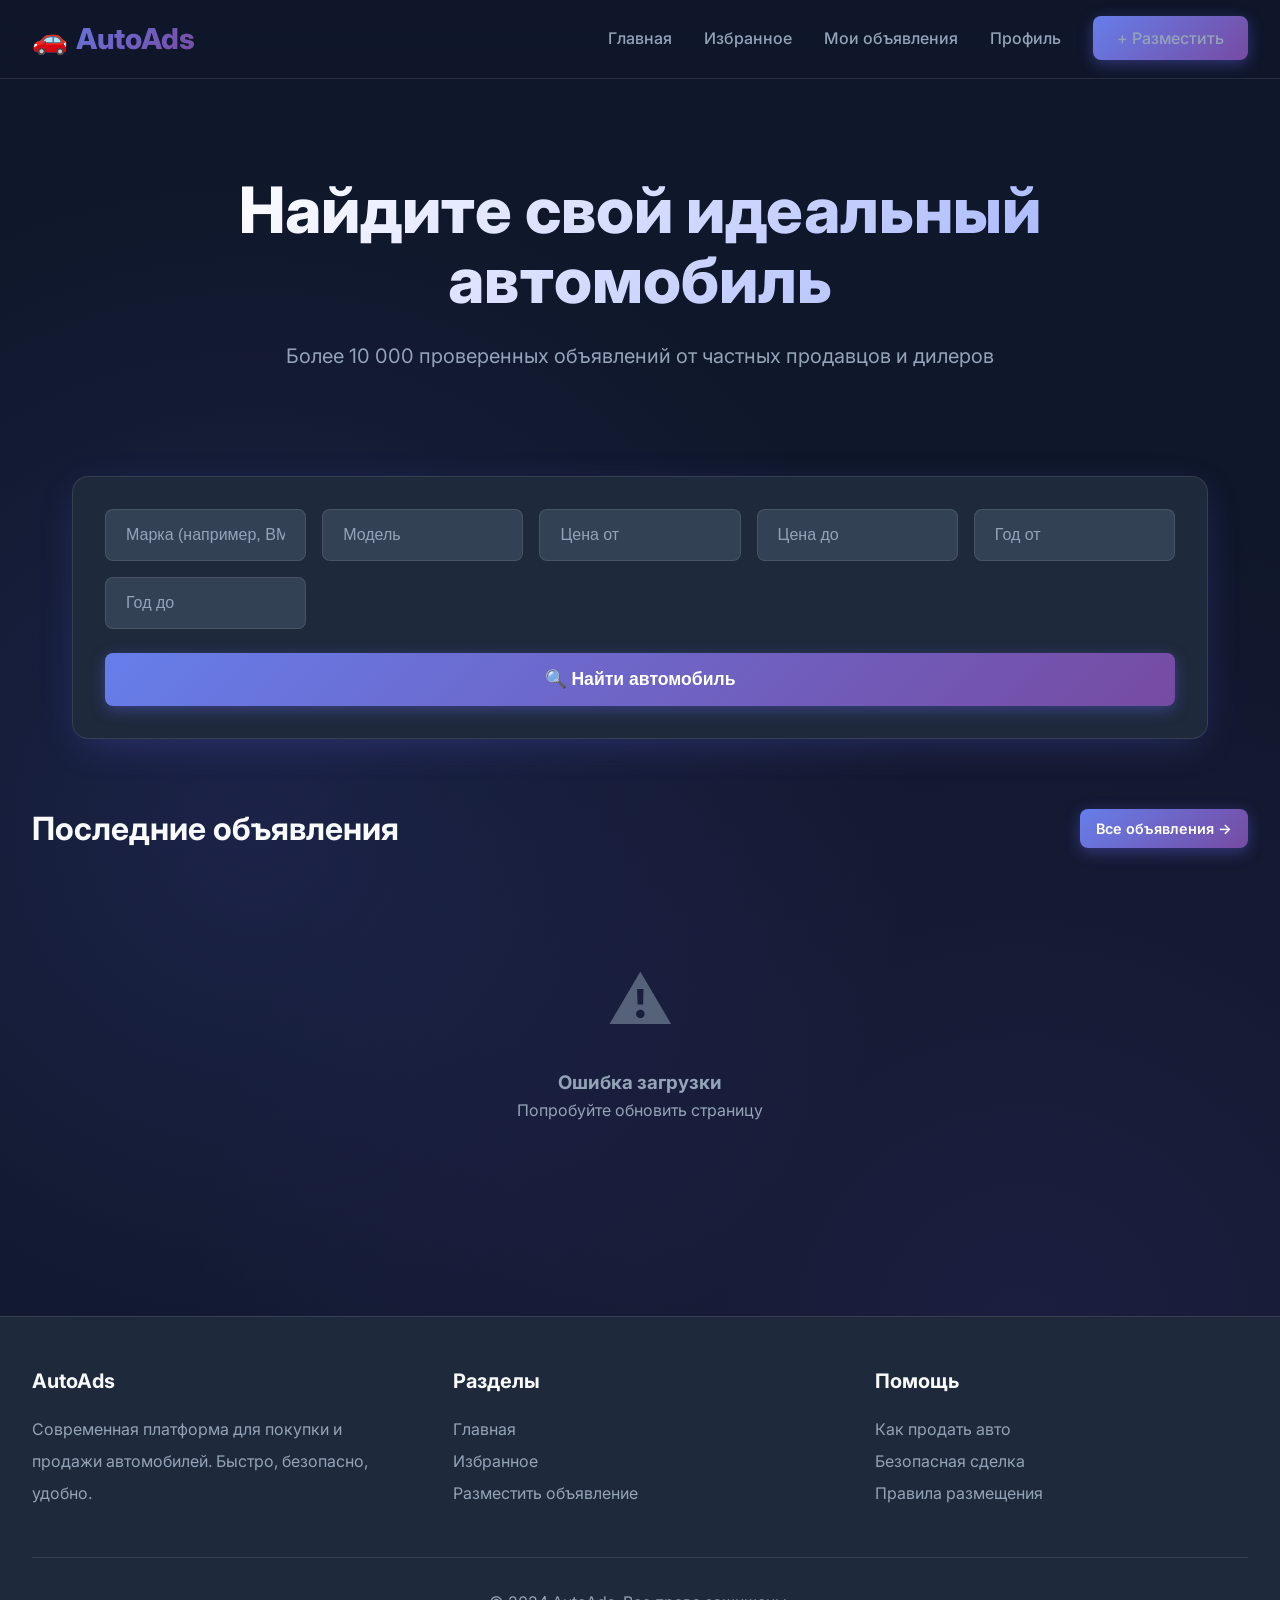
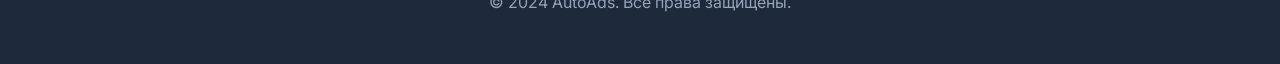
<file: web/index.html>
<!DOCTYPE html>
<html lang="ru">
<head>
    <meta charset="UTF-8">
    <meta name="viewport" content="width=device-width, initial-scale=1.0">
    <title>AutoAds - Продажа автомобилей</title>
    <link rel="preconnect" href="https://fonts.googleapis.com">
    <link rel="preconnect" href="https://fonts.gstatic.com" crossorigin>
    <link href="https://fonts.googleapis.com/css2?family=Inter:wght@400;500;600;700;800&display=swap" rel="stylesheet">
    <link rel="stylesheet" href="css/style.css">
</head>
<body>
    <header>
        <nav>
            <a href="/" class="logo">AutoAds</a>
            <ul class="nav-links">
                <li><a href="/">Главная</a></li>
                <li><a href="/favorites.html">Избранное</a></li>
                <li><a href="/my-ads.html">Мои объявления</a></li>
                <li><a href="/profile.html">Профиль</a></li>
                <li><a href="/add-ad.html" class="btn-primary">+ Разместить</a></li>
            </ul>
        </nav>
    </header>

    <main>
        <section class="hero">
            <h1>Найдите свой идеальный автомобиль</h1>
            <p>Более 10 000 проверенных объявлений от частных продавцов и дилеров</p>
        </section>

        <section class="search-section">
            <div class="search-box">
                <div class="search-grid">
                    <input type="text" class="search-input" placeholder="Марка (например, BMW)" id="search-brand">
                    <input type="text" class="search-input" placeholder="Модель" id="search-model">
                    <input type="number" class="search-input" placeholder="Цена от" id="price-min">
                    <input type="number" class="search-input" placeholder="Цена до" id="price-max">
                    <input type="number" class="search-input" placeholder="Год от" id="year-min">
                    <input type="number" class="search-input" placeholder="Год до" id="year-max">
                </div>
                <button class="btn-primary search-btn" onclick="searchAds()">🔍 Найти автомобиль</button>
            </div>
        </section>

        <section class="ads-section">
            <div class="section-header">
                <h2>Последние объявления</h2>
                <a href="#" class="btn-primary" style="padding: 0.5rem 1rem; font-size: 0.9rem;">Все объявления →</a>
            </div>
            
            <div id="ads-container" class="ads-grid">
                <div class="loading">
                    <div class="spinner"></div>
                </div>
            </div>
        </section>
    </main>

    <footer>
        <div class="footer-content">
            <div class="footer-section">
                <h3>AutoAds</h3>
                <p>Современная платформа для покупки и продажи автомобилей. Быстро, безопасно, удобно.</p>
            </div>
            <div class="footer-section">
                <h3>Разделы</h3>
                <a href="/">Главная</a><br>
                <a href="/favorites.html">Избранное</a><br>
                <a href="/add-ad.html">Разместить объявление</a>
            </div>
            <div class="footer-section">
                <h3>Помощь</h3>
                <a href="/help.html">Как продать авто</a><br>
                <a href="/help.html">Безопасная сделка</a><br>
                <a href="/help.html">Правила размещения</a>
            </div>
        </div>
        <div class="footer-bottom">
            <p>&copy; 2024 AutoAds. Все права защищены.</p>
        </div>
    </footer>

    <script src="js/api.js"></script>
    <script src="js/app.js"></script>
</body>
</html>
</file>
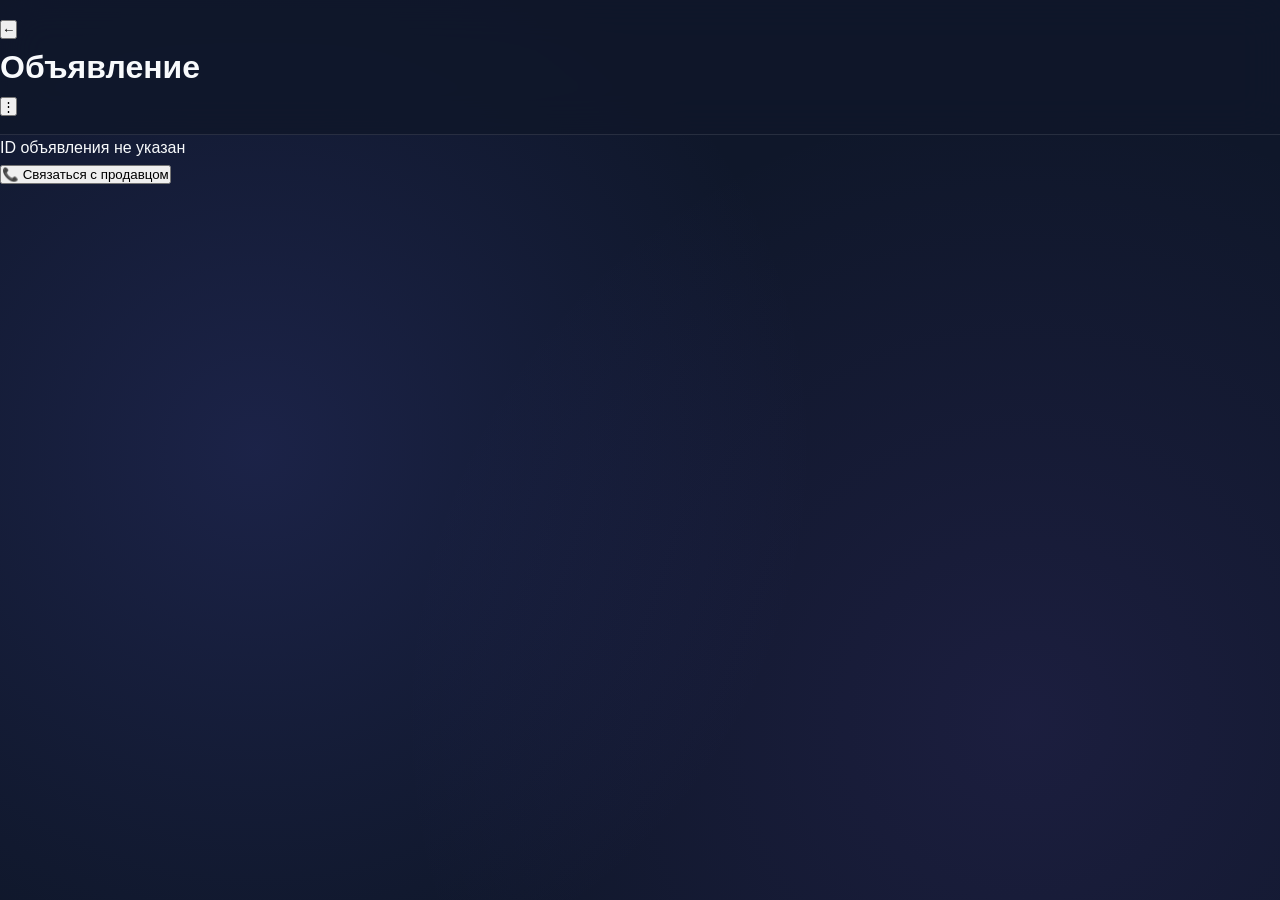
<file: web/ad.html>
<!DOCTYPE html>
<html lang="ru">
<head>
    <meta charset="UTF-8">
    <meta name="viewport" content="width=device-width, initial-scale=1.0, user-scalable=yes">
    <title>Auto Ads - Детали объявления</title>
    <link rel="stylesheet" href="css/style.css">
</head>
<body>
    <div class="app">
        <header class="header">
            <button class="back-btn" onclick="history.back()">←</button>
            <h1>Объявление</h1>
            <button class="menu-btn" id="menuBtn">⋮</button>
        </header>

        <div class="ad-detail" id="adDetail">
            <div class="loading">Загрузка...</div>
        </div>

        <div class="contact-bar">
            <button class="contact-btn" id="contactBtn">📞 Связаться с продавцом</button>
        </div>
    </div>

    <script src="js/auth.js"></script>
    <script src="js/api.js"></script>
    <script src="js/ad.js"></script>
</body>
</html>
</file>
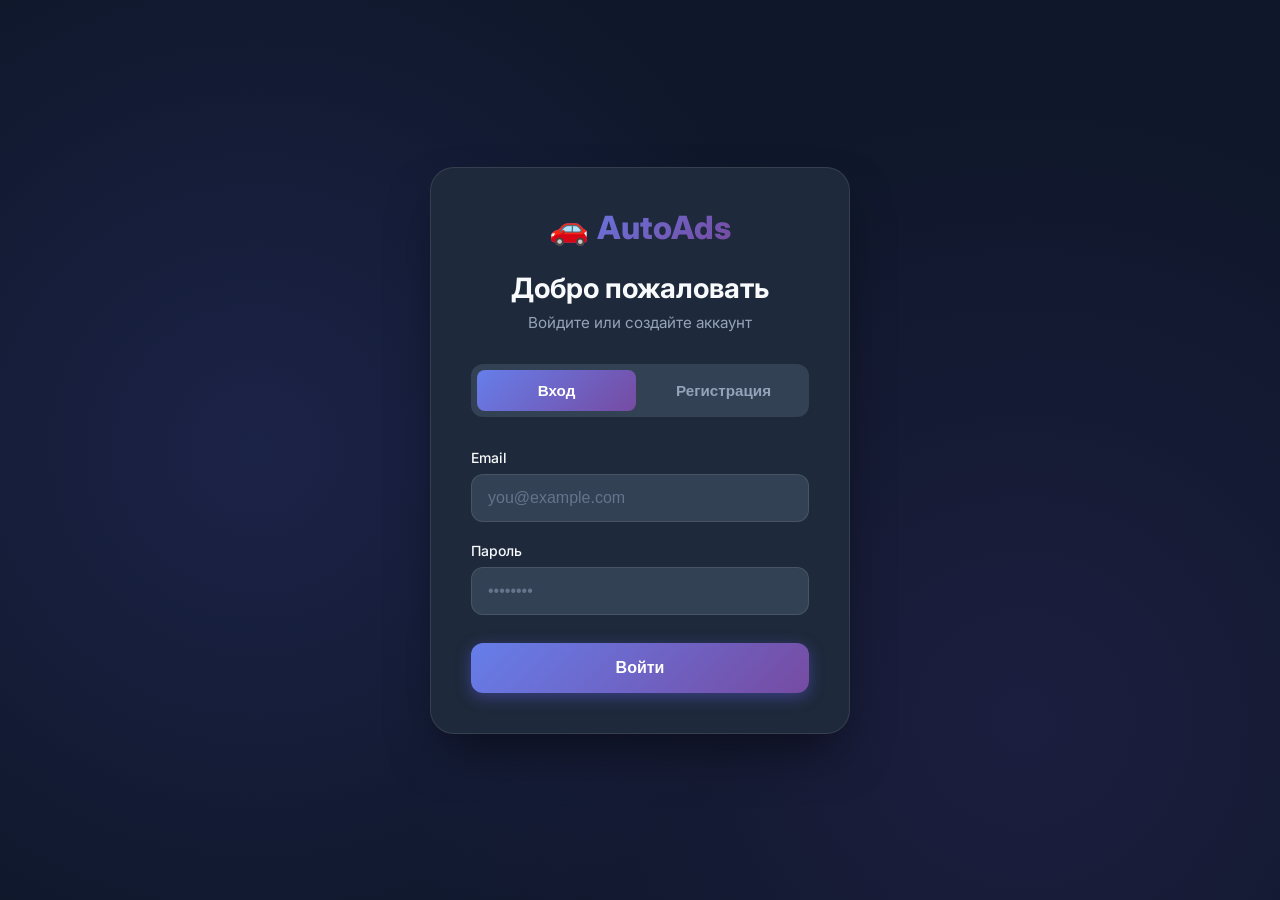
<file: web/add-ad.html>
<!DOCTYPE html>
<html lang="ru">
<head>
    <meta charset="UTF-8">
    <meta name="viewport" content="width=device-width, initial-scale=1.0, user-scalable=yes">
    <title>Auto Ads - Добавить объявление</title>
    <link rel="stylesheet" href="css/style.css">
</head>
<body>
    <div class="app">
        <header class="header">
            <button class="back-btn" onclick="history.back()">←</button>
            <h1>Продажа автомобиля</h1>
        </header>

        <form id="adForm" class="ad-form">
            <div class="form-group">
                <label>Марка *</label>
                <input type="text" id="brand" required placeholder="Например: Toyota">
            </div>

            <div class="form-group">
                <label>Модель *</label>
                <input type="text" id="model" required placeholder="Например: Camry">
            </div>

            <div class="form-row">
                <div class="form-group">
                    <label>Год выпуска *</label>
                    <input type="number" id="year" required min="1900" max="2030" placeholder="2020">
                </div>
                <div class="form-group">
                    <label>Цена *</label>
                    <input type="number" id="price" required placeholder="₽">
                </div>
            </div>

            <div class="form-group">
                <label>Пробег (км)</label>
                <input type="number" id="mileage" placeholder="0">
            </div>

            <div class="form-row">
                <div class="form-group">
                    <label>Тип двигателя</label>
                    <select id="engineType">
                        <option value="Бензин">Бензин</option>
                        <option value="Дизель">Дизель</option>
                        <option value="Электро">Электро</option>
                        <option value="Гибрид">Гибрид</option>
                    </select>
                </div>
                <div class="form-group">
                    <label>Объём (л)</label>
                    <input type="number" id="engineCapacity" step="0.1" placeholder="2.0">
                </div>
            </div>

            <div class="form-row">
                <div class="form-group">
                    <label>Коробка передач</label>
                    <select id="transmission">
                        <option value="Механика">Механика</option>
                        <option value="Автомат">Автомат</option>
                        <option value="Робот">Робот</option>
                        <option value="Вариатор">Вариатор</option>
                    </select>
                </div>
                <div class="form-group">
                    <label>Привод</label>
                    <select id="drive">
                        <option value="Передний">Передний</option>
                        <option value="Задний">Задний</option>
                        <option value="Полный">Полный</option>
                    </select>
                </div>
            </div>

            <div class="form-group">
                <label>Цвет</label>
                <input type="text" id="color" placeholder="Белый, чёрный, синий...">
            </div>

            <div class="form-group">
                <label>Фотографии</label>
                <div class="photo-upload" id="photoUpload">
                    <input type="file" id="photoInput" accept="image/*" multiple>
                    <div class="photo-preview" id="photoPreview"></div>
                </div>
                <small>Можно загрузить до 10 фотографий. Первое фото будет обложкой.</small>
            </div>

            <div class="form-group">
                <label>Описание</label>
                <textarea id="description" rows="5" placeholder="Состояние, комплектация, особенности, история обслуживания..."></textarea>
            </div>

            <button type="submit" class="submit-btn">Опубликовать объявление</button>
        </form>
    </div>

    <script src="js/auth.js"></script>
    <script src="js/api.js"></script>
    <script src="js/add-ad.js"></script>
</body>
</html>
</file>
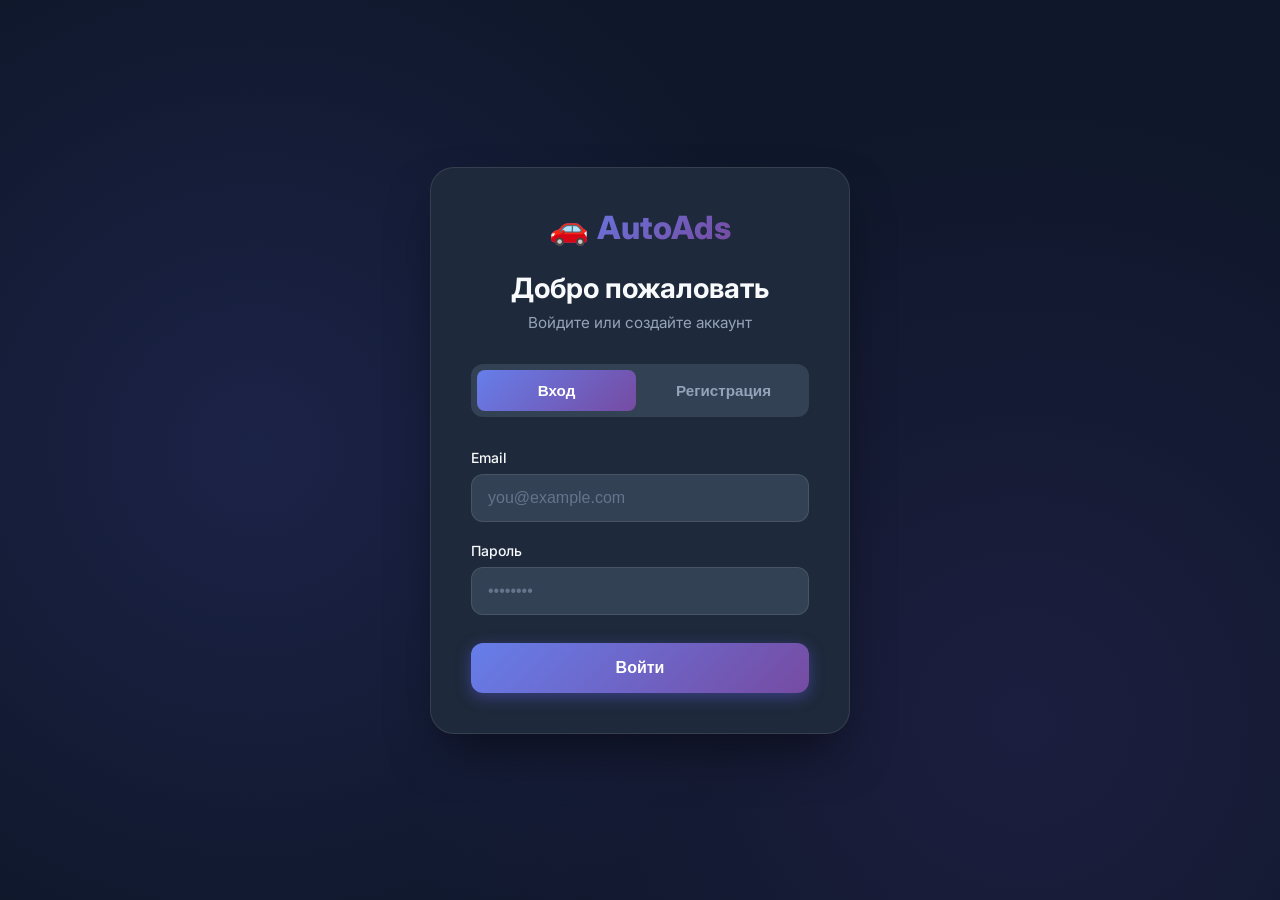
<file: web/auth.html>
<!DOCTYPE html>
<html lang="ru">
<head>
    <meta charset="UTF-8">
    <meta name="viewport" content="width=device-width, initial-scale=1.0">
    <title>Авторизация - AutoAds</title>
    <link rel="preconnect" href="https://fonts.googleapis.com">
    <link rel="preconnect" href="https://fonts.gstatic.com" crossorigin>
    <link href="https://fonts.googleapis.com/css2?family=Inter:wght@400;500;600;700;800&display=swap" rel="stylesheet">
    <style>
        * {
            margin: 0;
            padding: 0;
            box-sizing: border-box;
        }

        body {
            font-family: 'Inter', -apple-system, BlinkMacSystemFont, 'Segoe UI', Roboto, sans-serif;
            background: #0f172a;
            min-height: 100vh;
            display: flex;
            align-items: center;
            justify-content: center;
            background-image: 
                radial-gradient(circle at 20% 50%, rgba(99, 102, 241, 0.15) 0%, transparent 50%),
                radial-gradient(circle at 80% 80%, rgba(139, 92, 246, 0.1) 0%, transparent 50%);
            padding: 2rem;
        }

        .auth-container {
            width: 100%;
            max-width: 420px;
        }

        .auth-card {
            background: #1e293b;
            border-radius: 24px;
            padding: 2.5rem;
            border: 1px solid rgba(255, 255, 255, 0.1);
            box-shadow: 0 25px 50px -12px rgba(0, 0, 0, 0.5);
        }

        .auth-header {
            text-align: center;
            margin-bottom: 2rem;
        }

        .logo {
            font-size: 2rem;
            font-weight: 800;
            background: linear-gradient(135deg, #667eea 0%, #764ba2 100%);
            -webkit-background-clip: text;
            -webkit-text-fill-color: transparent;
            text-decoration: none;
            display: inline-flex;
            align-items: center;
            gap: 0.5rem;
            margin-bottom: 1.5rem;
        }

        .logo::before {
            content: "🚗";
            -webkit-text-fill-color: initial;
        }

        .auth-title {
            font-size: 1.75rem;
            font-weight: 700;
            color: #f8fafc;
            margin-bottom: 0.5rem;
        }

        .auth-subtitle {
            color: #94a3b8;
            font-size: 0.95rem;
        }

        .tabs {
            display: flex;
            gap: 0.5rem;
            margin-bottom: 2rem;
            background: #334155;
            padding: 0.375rem;
            border-radius: 12px;
        }

        .tab {
            flex: 1;
            padding: 0.75rem 1rem;
            border: none;
            background: transparent;
            color: #94a3b8;
            font-size: 0.95rem;
            font-weight: 600;
            cursor: pointer;
            border-radius: 8px;
            transition: all 0.3s ease;
        }

        .tab.active {
            background: linear-gradient(135deg, #667eea 0%, #764ba2 100%);
            color: white;
        }

        .tab:hover:not(.active) {
            color: #f8fafc;
        }

        .form-group {
            margin-bottom: 1.25rem;
        }

        .form-label {
            display: block;
            color: #f8fafc;
            font-size: 0.875rem;
            font-weight: 500;
            margin-bottom: 0.5rem;
        }

        .form-input {
            width: 100%;
            padding: 0.875rem 1rem;
            background: #334155;
            border: 1px solid rgba(255, 255, 255, 0.1);
            border-radius: 12px;
            color: #f8fafc;
            font-size: 1rem;
            transition: all 0.3s ease;
        }

        .form-input:focus {
            outline: none;
            border-color: #6366f1;
            box-shadow: 0 0 0 3px rgba(99, 102, 241, 0.2);
        }

        .form-input::placeholder {
            color: #64748b;
        }

        .form-row {
            display: grid;
            grid-template-columns: 1fr 1fr;
            gap: 1rem;
        }

        .btn-submit {
            width: 100%;
            padding: 1rem;
            background: linear-gradient(135deg, #667eea 0%, #764ba2 100%);
            color: white;
            border: none;
            border-radius: 12px;
            font-size: 1rem;
            font-weight: 600;
            cursor: pointer;
            transition: all 0.3s ease;
            margin-top: 0.5rem;
            box-shadow: 0 4px 15px rgba(99, 102, 241, 0.4);
        }

        .btn-submit:hover {
            transform: translateY(-2px);
            box-shadow: 0 8px 25px rgba(99, 102, 241, 0.6);
        }

        .btn-submit:active {
            transform: translateY(0);
        }

        .error-message {
            background: rgba(239, 68, 68, 0.1);
            border: 1px solid rgba(239, 68, 68, 0.3);
            color: #ef4444;
            padding: 0.875rem 1rem;
            border-radius: 12px;
            margin-bottom: 1rem;
            font-size: 0.875rem;
            display: none;
        }

        .error-message.show {
            display: block;
        }

        .form-section {
            display: none;
        }

        .form-section.active {
            display: block;
        }

        @media (max-width: 480px) {
            .auth-card {
                padding: 1.5rem;
            }

            .form-row {
                grid-template-columns: 1fr;
            }
        }
    </style>
</head>
<body>
    <div class="auth-container">
        <div class="auth-card">
            <div class="auth-header">
                <a href="/" class="logo">AutoAds</a>
                <h1 class="auth-title">Добро пожаловать</h1>
                <p class="auth-subtitle">Войдите или создайте аккаунт</p>
            </div>

            <div class="tabs">
                <button class="tab active" onclick="switchTab('login')">Вход</button>
                <button class="tab" onclick="switchTab('register')">Регистрация</button>
            </div>

            <div id="error-msg" class="error-message"></div>

            <!-- Login Form -->
            <form id="login-form" class="form-section active" onsubmit="handleLogin(event)">
                <div class="form-group">
                    <label class="form-label">Email</label>
                    <input type="email" class="form-input" id="login-email" placeholder="you@example.com" required>
                </div>
                <div class="form-group">
                    <label class="form-label">Пароль</label>
                    <input type="password" class="form-input" id="login-password" placeholder="••••••••" required>
                </div>
                <button type="submit" class="btn-submit">Войти</button>
            </form>

            <!-- Register Form -->
            <form id="register-form" class="form-section" onsubmit="handleRegister(event)">
                <div class="form-row">
                    <div class="form-group">
                        <label class="form-label">Имя</label>
                        <input type="text" class="form-input" id="reg-firstname" placeholder="Иван">
                    </div>
                    <div class="form-group">
                        <label class="form-label">Фамилия</label>
                        <input type="text" class="form-input" id="reg-lastname" placeholder="Иванов">
                    </div>
                </div>
                <div class="form-group">
                    <label class="form-label">Email</label>
                    <input type="email" class="form-input" id="reg-email" placeholder="you@example.com" required>
                </div>
                <div class="form-group">
                    <label class="form-label">Пароль</label>
                    <input type="password" class="form-input" id="reg-password" placeholder="Минимум 8 символов" required minlength="8">
                </div>
                <button type="submit" class="btn-submit">Создать аккаунт</button>
            </form>
        </div>
    </div>

    <script>
        const API_URL = '/api';

        function switchTab(tab) {
            const tabs = document.querySelectorAll('.tab');
            const sections = document.querySelectorAll('.form-section');
            
            tabs.forEach(t => t.classList.remove('active'));
            sections.forEach(s => s.classList.remove('active'));
            
            if (tab === 'login') {
                tabs[0].classList.add('active');
                document.getElementById('login-form').classList.add('active');
            } else {
                tabs[1].classList.add('active');
                document.getElementById('register-form').classList.add('active');
            }
            
            hideError();
        }

        function showError(message) {
            const errorDiv = document.getElementById('error-msg');
            errorDiv.textContent = message;
            errorDiv.classList.add('show');
        }

        function hideError() {
            const errorDiv = document.getElementById('error-msg');
            errorDiv.classList.remove('show');
        }

        async function handleLogin(e) {
            e.preventDefault();
            hideError();
            
            const email = document.getElementById('login-email').value;
            const password = document.getElementById('login-password').value;
            
            try {
                const response = await fetch(`${API_URL}/auth/login`, {
                    method: 'POST',
                    headers: { 'Content-Type': 'application/json' },
                    body: JSON.stringify({ email, password })
                });
                
                const data = await response.json();
                
                if (!response.ok) {
                    throw new Error(data.detail || 'Ошибка входа');
                }
                
                localStorage.setItem('token', data.access_token);
                localStorage.setItem('user', JSON.stringify(data.user));
                window.location.href = '/';
            } catch (error) {
                showError(error.message);
            }
        }

        async function handleRegister(e) {
            e.preventDefault();
            hideError();
            
            const email = document.getElementById('reg-email').value;
            const password = document.getElementById('reg-password').value;
            const first_name = document.getElementById('reg-firstname').value;
            const last_name = document.getElementById('reg-lastname').value;
            
            try {
                const response = await fetch(`${API_URL}/auth/register`, {
                    method: 'POST',
                    headers: { 'Content-Type': 'application/json' },
                    body: JSON.stringify({ email, password, first_name, last_name })
                });
                
                const data = await response.json();
                
                if (!response.ok) {
                    throw new Error(data.detail || 'Ошибка регистрации');
                }
                
                localStorage.setItem('token', data.access_token);
                localStorage.setItem('user', JSON.stringify(data.user));
                window.location.href = '/';
            } catch (error) {
                showError(error.message);
            }
        }
    </script>
</body>
</html>
</file>
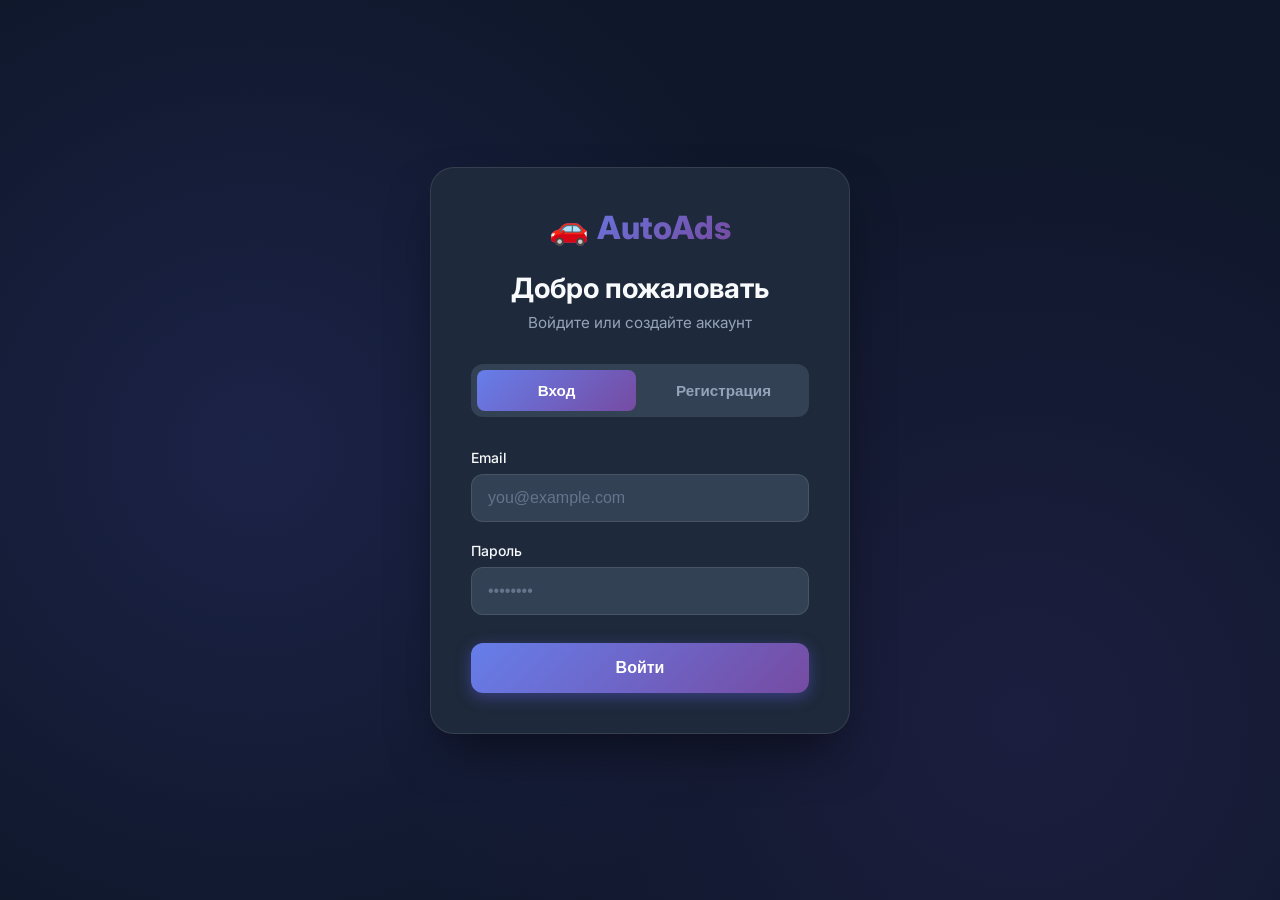
<file: web/favorites.html>
<!DOCTYPE html>
<html lang="ru">
<head>
    <meta charset="UTF-8">
    <meta name="viewport" content="width=device-width, initial-scale=1.0, user-scalable=yes">
    <title>Auto Ads - Избранное</title>
    <link rel="stylesheet" href="css/style.css">
</head>
<body>
    <div class="app">
        <header class="header">
            <button class="back-btn" onclick="history.back()">←</button>
            <h1>❤️ Избранное</h1>
        </header>

        <div class="favorites-list" id="favoritesList">
            <div class="loading">Загрузка...</div>
        </div>

        <nav class="bottom-nav">
            <button class="nav-btn" data-page="catalog">🏠</button>
            <button class="nav-btn" data-page="add">➕</button>
            <button class="nav-btn active" data-page="favorites">❤️</button>
            <button class="nav-btn" data-page="profile">👤</button>
        </nav>
    </div>

    <script src="js/auth.js"></script>
    <script src="js/api.js"></script>
    <script src="js/favorites.js"></script>
</body>
</html>
</file>
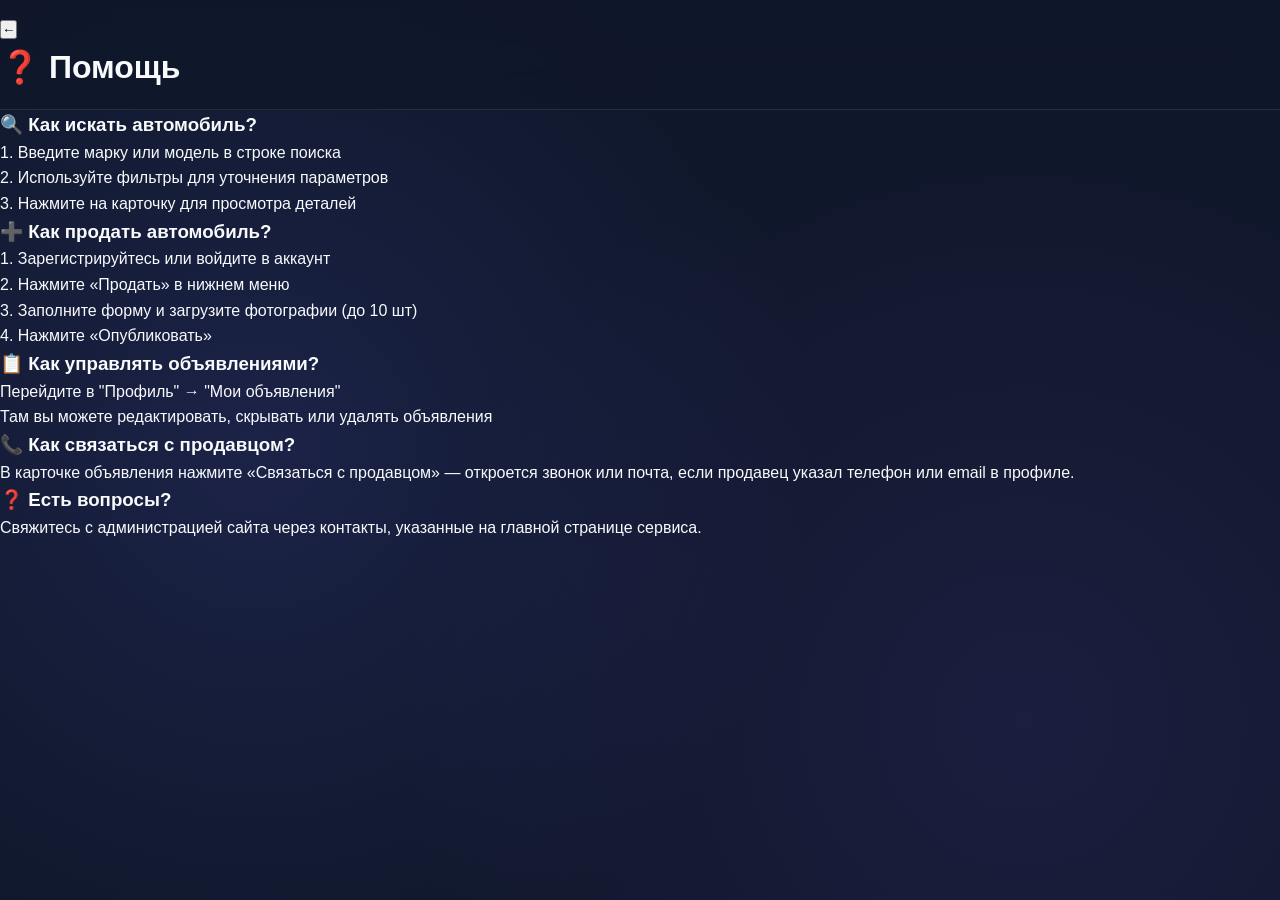
<file: web/help.html>
<!DOCTYPE html>
<html lang="ru">
<head>
    <meta charset="UTF-8">
    <meta name="viewport" content="width=device-width, initial-scale=1.0, user-scalable=yes">
    <title>Auto Ads - Помощь</title>
    <link rel="stylesheet" href="css/style.css">
</head>
<body>
    <div class="app">
        <header class="header">
            <button class="back-btn" onclick="history.back()">←</button>
            <h1>❓ Помощь</h1>
        </header>

        <div class="help-container">
            <div class="help-section">
                <h3>🔍 Как искать автомобиль?</h3>
                <p>1. Введите марку или модель в строке поиска</p>
                <p>2. Используйте фильтры для уточнения параметров</p>
                <p>3. Нажмите на карточку для просмотра деталей</p>
            </div>

            <div class="help-section">
                <h3>➕ Как продать автомобиль?</h3>
                <p>1. Зарегистрируйтесь или войдите в аккаунт</p>
                <p>2. Нажмите «Продать» в нижнем меню</p>
                <p>3. Заполните форму и загрузите фотографии (до 10 шт)</p>
                <p>4. Нажмите «Опубликовать»</p>
            </div>

            <div class="help-section">
                <h3>📋 Как управлять объявлениями?</h3>
                <p>Перейдите в "Профиль" → "Мои объявления"</p>
                <p>Там вы можете редактировать, скрывать или удалять объявления</p>
            </div>

            <div class="help-section">
                <h3>📞 Как связаться с продавцом?</h3>
                <p>В карточке объявления нажмите «Связаться с продавцом» — откроется звонок или почта, если продавец указал телефон или email в профиле.</p>
            </div>

            <div class="help-section">
                <h3>❓ Есть вопросы?</h3>
                <p>Свяжитесь с администрацией сайта через контакты, указанные на главной странице сервиса.</p>
            </div>
        </div>
    </div>

    <script src="js/auth.js"></script>
    <script src="js/api.js"></script>
</body>
</html>
</file>
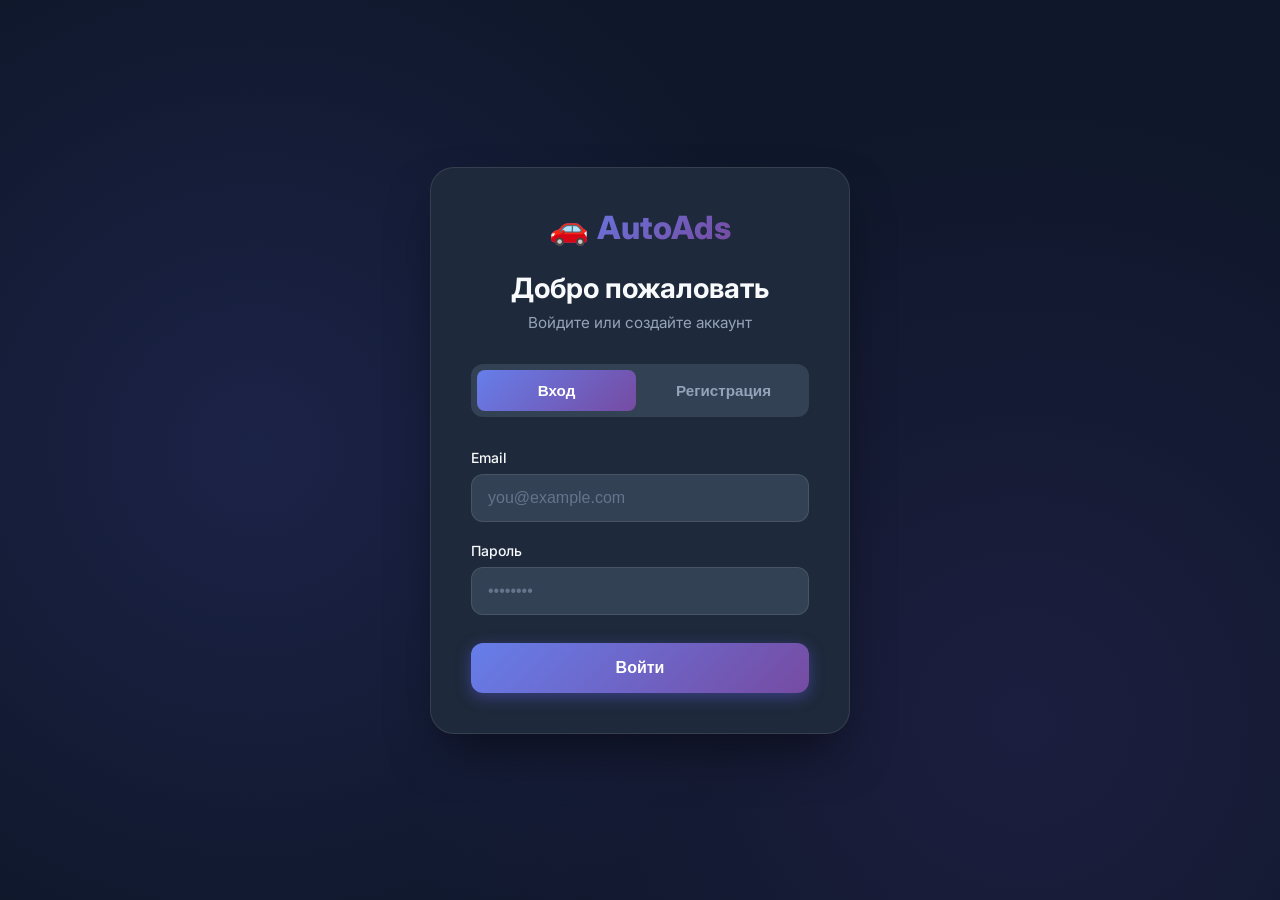
<file: web/my-ads.html>
<!DOCTYPE html>
<html lang="ru">
<head>
    <meta charset="UTF-8">
    <meta name="viewport" content="width=device-width, initial-scale=1.0, user-scalable=yes">
    <title>Auto Ads - Мои объявления</title>
    <link rel="stylesheet" href="css/style.css">
</head>
<body>
    <div class="app">
        <header class="header">
            <button class="back-btn" onclick="history.back()">←</button>
            <h1>Мои объявления</h1>
            <button class="add-btn" id="addBtn">➕</button>
        </header>

        <div class="my-ads-list" id="myAdsList">
            <div class="loading">Загрузка...</div>
        </div>

        <nav class="bottom-nav">
            <button class="nav-btn" data-page="catalog">🏠</button>
            <button class="nav-btn" data-page="add">➕</button>
            <button class="nav-btn" data-page="favorites">❤️</button>
            <button class="nav-btn active" data-page="profile">👤</button>
        </nav>
    </div>

    <script src="js/auth.js"></script>
    <script src="js/api.js"></script>
    <script src="js/my-ads.js"></script>
</body>
</html>
</file>
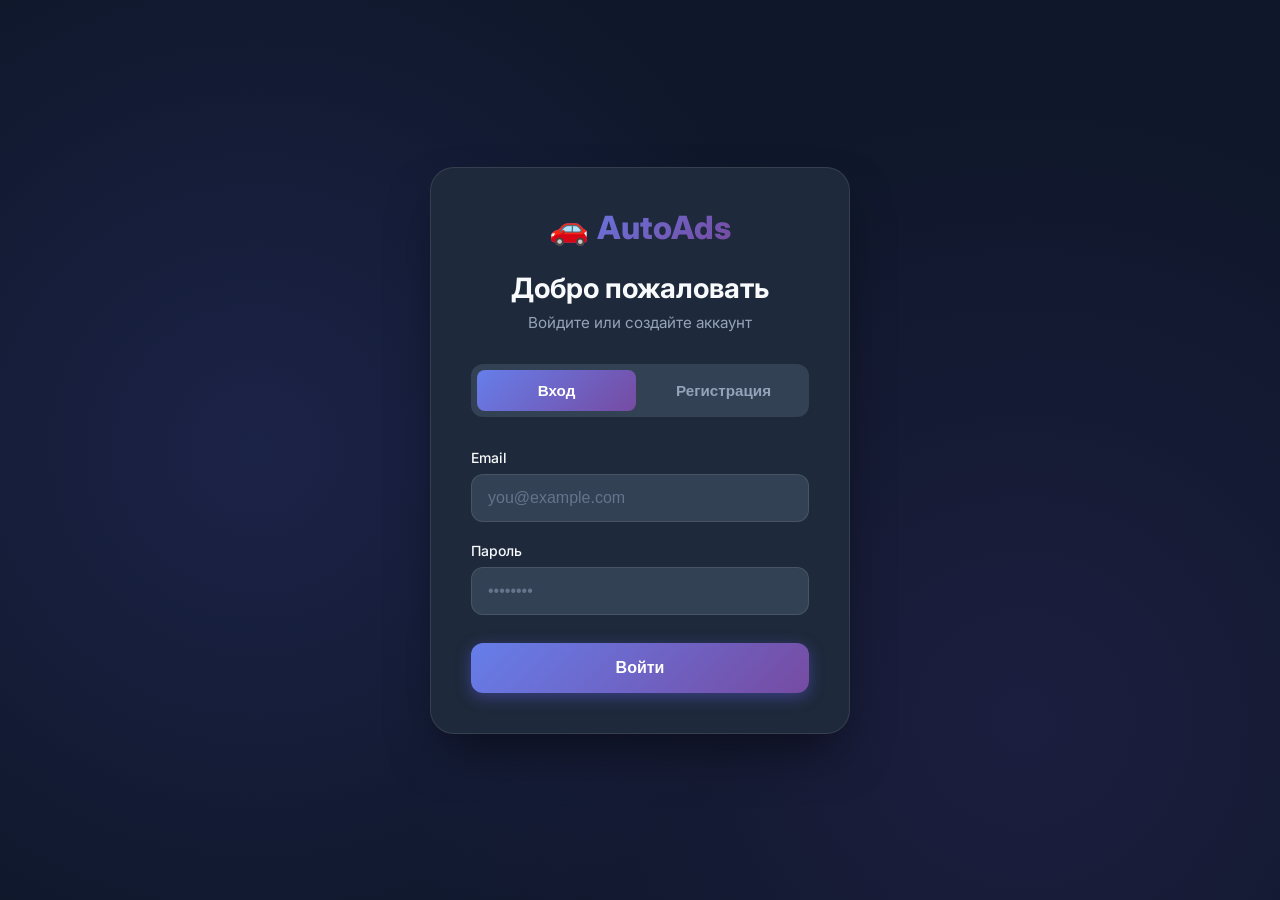
<file: web/profile.html>
<!DOCTYPE html>
<html lang="ru">
<head>
    <meta charset="UTF-8">
    <meta name="viewport" content="width=device-width, initial-scale=1.0, user-scalable=yes">
    <title>Auto Ads - Профиль</title>
    <link rel="stylesheet" href="css/style.css">
</head>
<body>
    <div class="app">
        <header class="header">
            <button class="back-btn" onclick="history.back()">←</button>
            <h1>Профиль</h1>
            <button class="settings-btn" id="settingsBtn">⚙️</button>
        </header>

        <div class="profile-container" id="profileContainer">
            <div class="loading">Загрузка...</div>
        </div>

        <nav class="bottom-nav">
            <button class="nav-btn" data-page="catalog">🏠</button>
            <button class="nav-btn" data-page="add">➕</button>
            <button class="nav-btn" data-page="favorites">❤️</button>
            <button class="nav-btn active" data-page="profile">👤</button>
        </nav>
    </div>

    <script src="js/auth.js"></script>
    <script src="js/api.js"></script>
    <script src="js/profile.js"></script>
</body>
</html>
</file>
<file: web/css/style.css>
/* ============================================
   AUTO ADS - Modern Dark Theme Design
   ============================================ */

:root {
    --primary: #6366f1;
    --primary-hover: #4f46e5;
    --secondary: #8b5cf6;
    --accent: #06b6d4;
    --bg-dark: #0f172a;
    --bg-card: #1e293b;
    --bg-input: #334155;
    --text-primary: #f8fafc;
    --text-secondary: #94a3b8;
    --success: #10b981;
    --warning: #f59e0b;
    --danger: #ef4444;
    --gradient-1: linear-gradient(135deg, #667eea 0%, #764ba2 100%);
    --gradient-2: linear-gradient(135deg, #f093fb 0%, #f5576c 100%);
    --shadow: 0 25px 50px -12px rgba(0, 0, 0, 0.5);
    --shadow-card: 0 10px 40px -10px rgba(99, 102, 241, 0.3);
    --radius: 16px;
    --radius-sm: 8px;
}

* {
    margin: 0;
    padding: 0;
    box-sizing: border-box;
}

body {
    font-family: 'Inter', -apple-system, BlinkMacSystemFont, 'Segoe UI', Roboto, sans-serif;
    background: var(--bg-dark);
    color: var(--text-primary);
    line-height: 1.6;
    min-height: 100vh;
    background-image: 
        radial-gradient(circle at 20% 50%, rgba(99, 102, 241, 0.15) 0%, transparent 50%),
        radial-gradient(circle at 80% 80%, rgba(139, 92, 246, 0.1) 0%, transparent 50%);
}

/* Header & Navigation */
header {
    background: rgba(15, 23, 42, 0.8);
    backdrop-filter: blur(20px);
    border-bottom: 1px solid rgba(255, 255, 255, 0.1);
    position: sticky;
    top: 0;
    z-index: 1000;
    padding: 1rem 0;
}

nav {
    max-width: 1400px;
    margin: 0 auto;
    padding: 0 2rem;
    display: flex;
    justify-content: space-between;
    align-items: center;
}

.logo {
    font-size: 1.8rem;
    font-weight: 800;
    background: var(--gradient-1);
    -webkit-background-clip: text;
    -webkit-text-fill-color: transparent;
    text-decoration: none;
    display: flex;
    align-items: center;
    gap: 0.5rem;
}

.logo::before {
    content: "🚗";
    -webkit-text-fill-color: initial;
}

.nav-links {
    display: flex;
    gap: 2rem;
    list-style: none;
    align-items: center;
}

.nav-links a {
    color: var(--text-secondary);
    text-decoration: none;
    font-weight: 500;
    transition: all 0.3s ease;
    position: relative;
}

.nav-links a:hover {
    color: var(--text-primary);
}

.nav-links a::after {
    content: '';
    position: absolute;
    bottom: -5px;
    left: 0;
    width: 0;
    height: 2px;
    background: var(--primary);
    transition: width 0.3s ease;
}

.nav-links a:hover::after {
    width: 100%;
}

.btn-primary {
    background: var(--gradient-1);
    color: white;
    padding: 0.75rem 1.5rem;
    border-radius: var(--radius-sm);
    text-decoration: none;
    font-weight: 600;
    border: none;
    cursor: pointer;
    transition: all 0.3s ease;
    box-shadow: 0 4px 15px rgba(99, 102, 241, 0.4);
}

.btn-primary:hover {
    transform: translateY(-2px);
    box-shadow: 0 8px 25px rgba(99, 102, 241, 0.6);
}

/* Hero Section */
.hero {
    text-align: center;
    padding: 6rem 2rem 4rem;
    max-width: 900px;
    margin: 0 auto;
}

.hero h1 {
    font-size: 4rem;
    font-weight: 800;
    margin-bottom: 1.5rem;
    background: linear-gradient(135deg, #fff 0%, #a5b4fc 100%);
    -webkit-background-clip: text;
    -webkit-text-fill-color: transparent;
    line-height: 1.1;
}

.hero p {
    font-size: 1.25rem;
    color: var(--text-secondary);
    margin-bottom: 2.5rem;
}

/* Search Section */
.search-section {
    max-width: 1200px;
    margin: 0 auto 4rem;
    padding: 0 2rem;
}

.search-box {
    background: var(--bg-card);
    padding: 2rem;
    border-radius: var(--radius);
    box-shadow: var(--shadow-card);
    border: 1px solid rgba(255, 255, 255, 0.1);
}

.search-grid {
    display: grid;
    grid-template-columns: repeat(auto-fit, minmax(200px, 1fr));
    gap: 1rem;
    margin-bottom: 1.5rem;
}

.search-input {
    background: var(--bg-input);
    border: 1px solid rgba(255, 255, 255, 0.1);
    color: var(--text-primary);
    padding: 1rem 1.25rem;
    border-radius: var(--radius-sm);
    font-size: 1rem;
    transition: all 0.3s ease;
}

.search-input:focus {
    outline: none;
    border-color: var(--primary);
    box-shadow: 0 0 0 3px rgba(99, 102, 241, 0.2);
}

.search-input::placeholder {
    color: var(--text-secondary);
}

.search-btn {
    width: 100%;
    padding: 1rem;
    font-size: 1.1rem;
}

/* Ads Grid */
.ads-section {
    max-width: 1400px;
    margin: 0 auto;
    padding: 0 2rem 4rem;
}

.section-header {
    display: flex;
    justify-content: space-between;
    align-items: center;
    margin-bottom: 2rem;
}

.section-header h2 {
    font-size: 2rem;
    font-weight: 700;
}

.ads-grid {
    display: grid;
    grid-template-columns: repeat(auto-fill, minmax(350px, 1fr));
    gap: 2rem;
}

/* Car Card */
.car-card {
    background: var(--bg-card);
    border-radius: var(--radius);
    overflow: hidden;
    border: 1px solid rgba(255, 255, 255, 0.1);
    transition: all 0.4s ease;
    position: relative;
}

.car-card:hover {
    transform: translateY(-8px);
    box-shadow: var(--shadow-card);
    border-color: rgba(99, 102, 241, 0.3);
}

.car-image {
    width: 100%;
    height: 220px;
    object-fit: cover;
    position: relative;
}

.car-badge {
    position: absolute;
    top: 1rem;
    left: 1rem;
    background: var(--gradient-2);
    color: white;
    padding: 0.5rem 1rem;
    border-radius: 20px;
    font-size: 0.875rem;
    font-weight: 600;
}

.car-favorite {
    position: absolute;
    top: 1rem;
    right: 1rem;
    background: rgba(0, 0, 0, 0.5);
    border: none;
    color: white;
    width: 40px;
    height: 40px;
    border-radius: 50%;
    cursor: pointer;
    transition: all 0.3s ease;
    display: flex;
    align-items: center;
    justify-content: center;
    font-size: 1.25rem;
}

.car-favorite:hover {
    background: var(--danger);
    transform: scale(1.1);
}

.car-info {
    padding: 1.5rem;
}

.car-title {
    font-size: 1.25rem;
    font-weight: 700;
    margin-bottom: 0.5rem;
    color: var(--text-primary);
}

.car-price {
    font-size: 1.5rem;
    font-weight: 800;
    color: var(--accent);
    margin-bottom: 1rem;
}

.car-details {
    display: flex;
    flex-wrap: wrap;
    gap: 0.75rem;
    margin-bottom: 1rem;
}

.car-detail {
    background: var(--bg-input);
    padding: 0.4rem 0.8rem;
    border-radius: 20px;
    font-size: 0.875rem;
    color: var(--text-secondary);
    display: flex;
    align-items: center;
    gap: 0.3rem;
}

.car-footer {
    display: flex;
    justify-content: space-between;
    align-items: center;
    padding-top: 1rem;
    border-top: 1px solid rgba(255, 255, 255, 0.1);
}

.car-date {
    color: var(--text-secondary);
    font-size: 0.875rem;
}

.car-views {
    color: var(--text-secondary);
    font-size: 0.875rem;
    display: flex;
    align-items: center;
    gap: 0.3rem;
}

/* Loading Animation */
.loading {
    display: flex;
    justify-content: center;
    align-items: center;
    padding: 4rem;
}

.spinner {
    width: 50px;
    height: 50px;
    border: 3px solid var(--bg-input);
    border-top-color: var(--primary);
    border-radius: 50%;
    animation: spin 1s linear infinite;
}

@keyframes spin {
    to { transform: rotate(360deg); }
}

/* Empty State */
.empty-state {
    text-align: center;
    padding: 4rem 2rem;
    color: var(--text-secondary);
}

.empty-state-icon {
    font-size: 4rem;
    margin-bottom: 1rem;
    opacity: 0.5;
}

/* Footer */
footer {
    background: var(--bg-card);
    border-top: 1px solid rgba(255, 255, 255, 0.1);
    padding: 3rem 2rem;
    margin-top: 4rem;
}

.footer-content {
    max-width: 1400px;
    margin: 0 auto;
    display: grid;
    grid-template-columns: repeat(auto-fit, minmax(250px, 1fr));
    gap: 3rem;
}

.footer-section h3 {
    font-size: 1.25rem;
    margin-bottom: 1rem;
    color: var(--text-primary);
}

.footer-section p, .footer-section a {
    color: var(--text-secondary);
    text-decoration: none;
    line-height: 2;
}

.footer-section a:hover {
    color: var(--primary);
}

.footer-bottom {
    max-width: 1400px;
    margin: 3rem auto 0;
    padding-top: 2rem;
    border-top: 1px solid rgba(255, 255, 255, 0.1);
    text-align: center;
    color: var(--text-secondary);
}

/* Responsive */
@media (max-width: 768px) {
    .hero h1 {
        font-size: 2.5rem;
    }
    
    .nav-links {
        display: none;
    }
    
    .ads-grid {
        grid-template-columns: 1fr;
    }
    
    .search-grid {
        grid-template-columns: 1fr;
    }
}

/* Scrollbar */
::-webkit-scrollbar {
    width: 10px;
}

::-webkit-scrollbar-track {
    background: var(--bg-dark);
}

::-webkit-scrollbar-thumb {
    background: var(--bg-input);
    border-radius: 5px;
}

::-webkit-scrollbar-thumb:hover {
    background: var(--primary);
}
</file>
